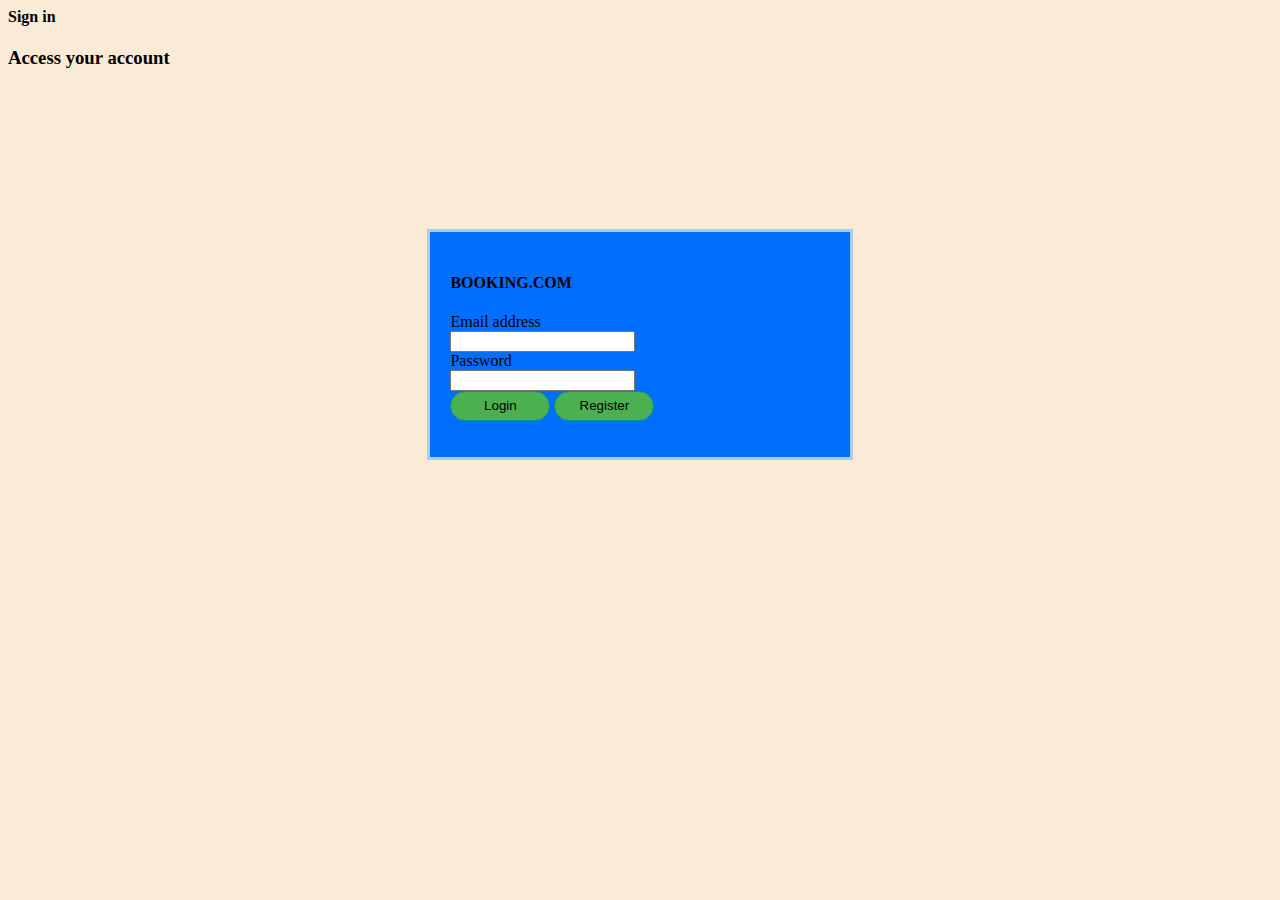
<file: Day14/index.html>
<html>
    <head>
      <title>Login</title>
      <style>
        .login{
          background-color: rgb(0, 110, 255);
          margin-top: 10em;
          margin-bottom: auto;
          margin-left: auto;
          margin-right: auto;
          width: 30%;
          border: 3px solid rgb(172, 204, 224);
          padding: 20px
        }
        body{
          background-color: antiquewhite;
        }
        input[type="submit"]{
          width: 100px;
          height: 30px;
          border: 1px solid #009688;
          background: #4CAF50;
          border-radius: 15px;
        }
      </style>
      
        
    </head>
    <body>
          <h4>Sign in</h4>
          <h3>Access your account</h3>
          <div class="login">
            <h4>BOOKING.COM</h4>
          <form>
            Email address
            <br>
            <input type="text" name="Email_address"/>
            <br>
            Password
            <br>
            <input type="password" name="password"/>
            <br>
            <input type="submit" value="Login"/>
            <input type="submit" value="Register"/>
          </form>
    </body>


</html>
</file>
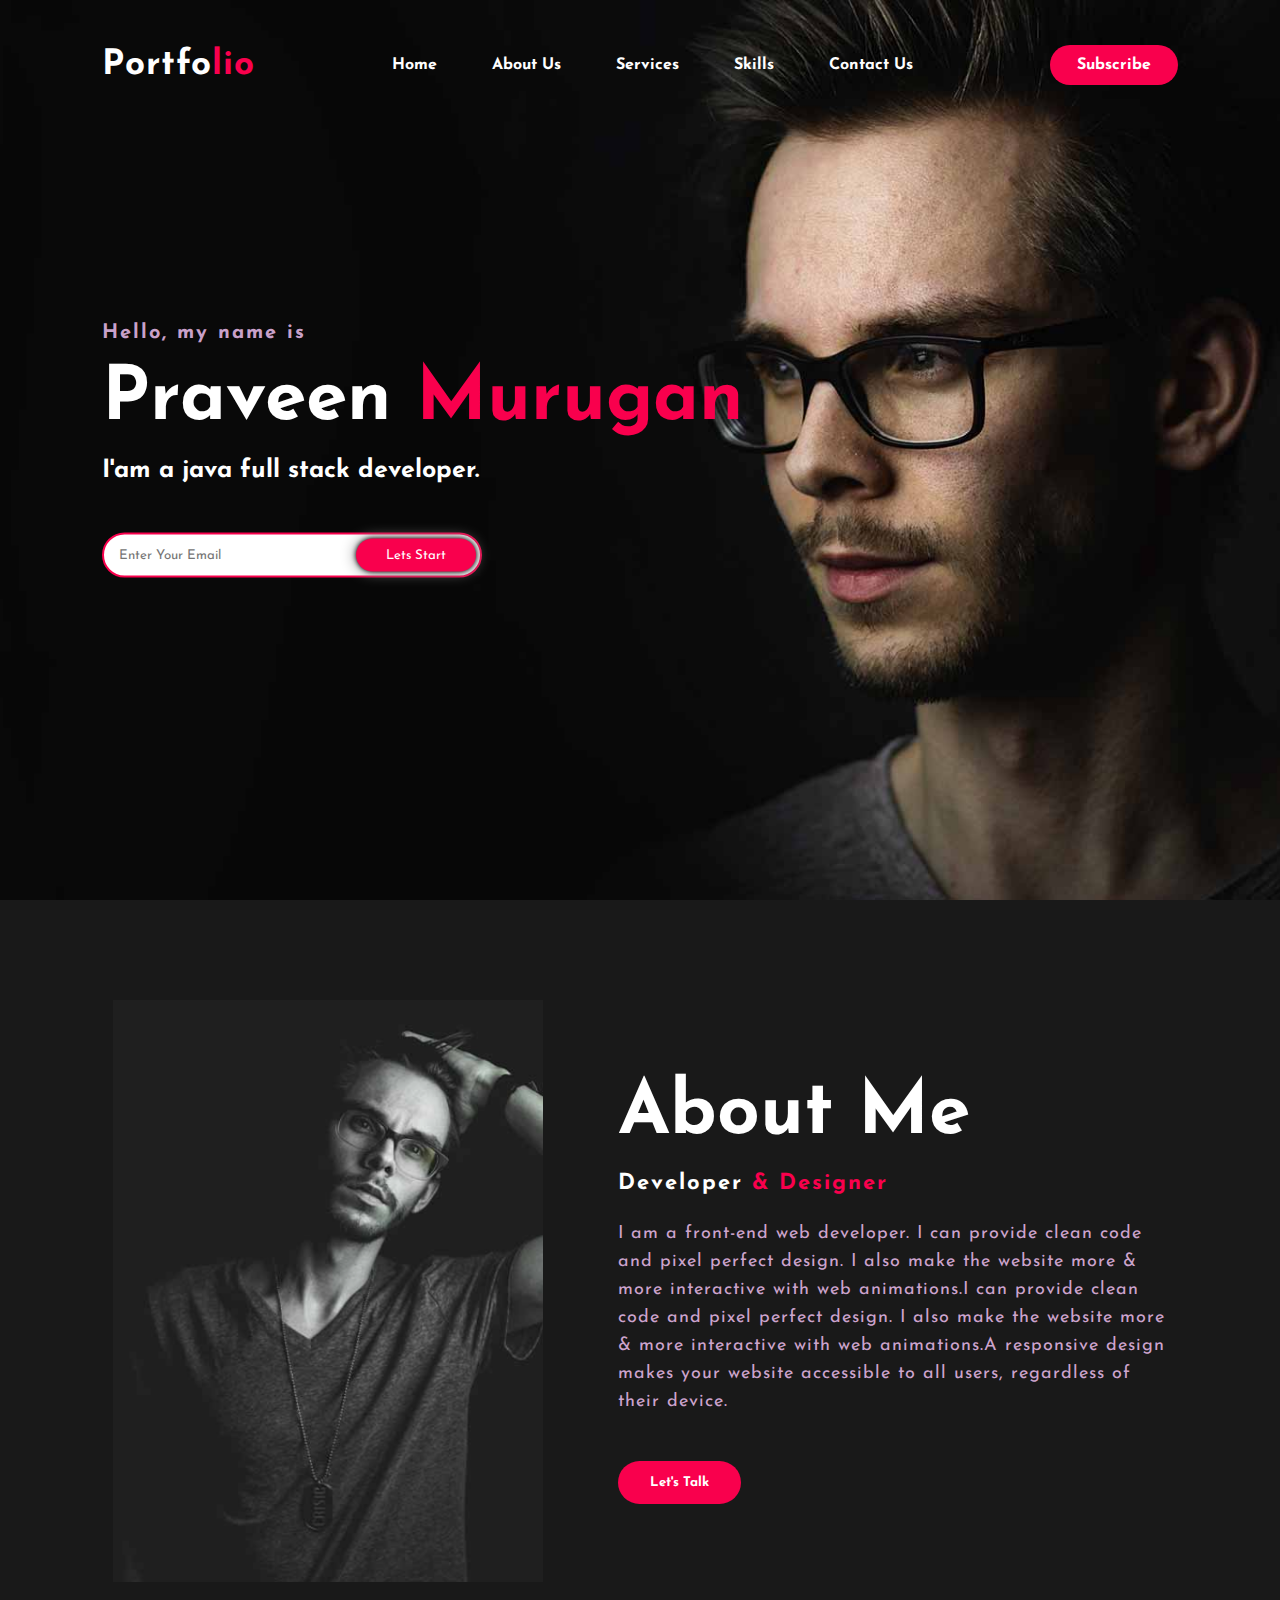
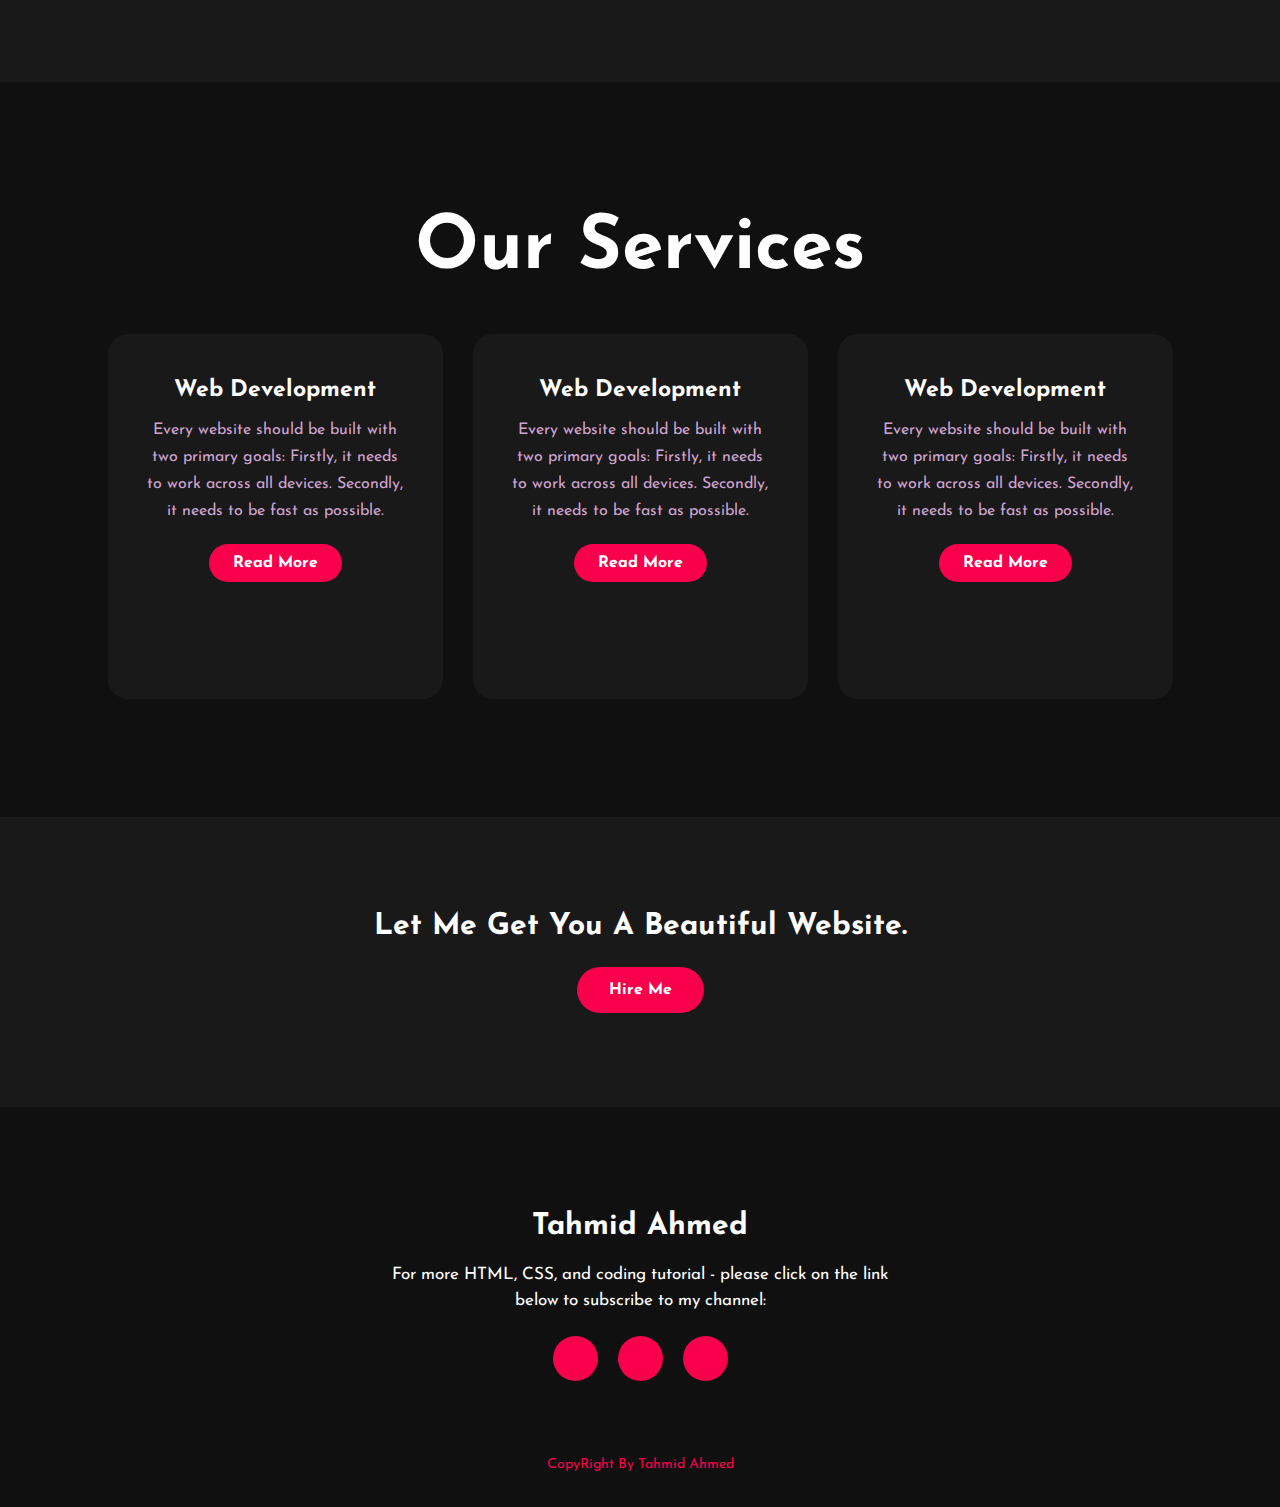
<file: Day15/index.html>
<!DOCTYPE html>
<html>
<head>
	<title>Portfolio website</title>
	<link rel="stylesheet" type="text/css" href="css/style.css">

	<link rel="preconnect" href="https://fonts.gstatic.com">
  <link href="https://fonts.googleapis.com/css2?family=Josefin+Sans:ital,wght@0,100;0,200;0,300;0,400;0,500;0,600;0,700;1,100;1,200;1,300;1,400;1,500;1,600;1,700&display=swap" rel="stylesheet">

  <link rel="stylesheet" href="https://cdnjs.cloudflare.com/ajax/libs/font-awesome/5.15.3/css/all.min.css" integrity="sha512-iBBXm8fW90+nuLcSKlbmrPcLa0OT92xO1BIsZ+ywDWZCvqsWgccV3gFoRBv0z+8dLJgyAHIhR35VZc2oM/gI1w==" crossorigin="anonymous" referrerpolicy="no-referrer" />

</head>
<body>
	<!----hero Section start---->

	<div class="hero">
		<nav>
			<h2 class="logo">Portfo<span>lio</span></h2>
			<ul>
				<li><a href="#">Home</a></li>
				<li><a href="#">About Us</a></li>
				<li><a href="#">Services</a></li>
				<li><a href="#">Skills</a></li>
				<li><a href="#">Contact Us</a></li>
			</ul>
			<a href="#" class="btn">Subscribe</a>
		</nav>

		<div class="content">
			<h4>Hello, my name is</h4>
			<h1>Praveen <span>Murugan</span></h1>
			<h3>I'am a java full stack developer.</h3>
			<div class="newslatter">
				<form>
					<input type="email" name="email" id="mail" placeholder="Enter Your Email">
					<input type="submit" name="submit" value="Lets Start">
				</form>
			</div>
		</div>
	</div>

	<!----About section start---->
	<section class="about">
		<div class="main">
			<img src="img/main-img.png">
			<div class="about-text">
				<h2>About Me</h2>
				<h5>Developer <span>& Designer</span></h5>
				<p>I am a front-end web developer. I can provide clean code and pixel perfect design. I also make the website more & more interactive with web animations.I can provide clean code and pixel perfect design. I also make the website more & more interactive with web animations.A responsive design makes your website accessible to all users, regardless of their device.</p>
				<button type="button">Let's Talk</button>
			</div>
		</div>
	</section>

	<!-----service section start----------->
	<div class="service">
		<div class="title">
			<h2>Our Services</h2>
		</div>

		<div class="box">
			<div class="card">
				<i class="fas fa-bars"></i>
				<h5>Web Development</h5>
				<div class="pra">
					<p>Every website should be built with two primary goals: Firstly, it needs to work across all devices. Secondly, it needs to be fast as possible.</p>

					<p style="text-align: center;">
						<a class="button" href="#">Read More</a>
					</p>
				</div>
			</div>

			<div class="card">
				<i class="far fa-user"></i>
				<h5>Web Development</h5>
				<div class="pra">
					<p>Every website should be built with two primary goals: Firstly, it needs to work across all devices. Secondly, it needs to be fast as possible.</p>

					<p style="text-align: center;">
						<a class="button" href="#">Read More</a>
					</p>
				</div>
			</div>

			<div class="card">
				<i class="far fa-bell"></i>
				<h5>Web Development</h5>
				<div class="pra">
					<p>Every website should be built with two primary goals: Firstly, it needs to work across all devices. Secondly, it needs to be fast as possible.</p>

					<p style="text-align: center;">
						<a class="button" href="#">Read More</a>
					</p>
				</div>
			</div>
		</div>
	</div>

	<!------Contact Me------>
	<div class="contact-me">
		<p>Let Me Get You A Beautiful Website.</p>
		<a class="button-two" href="#">Hire Me</a>
	</div>

	<!------footer start--------->
	<footer>
		<p>Tahmid Ahmed</p>
		<p>For more HTML, CSS, and coding tutorial - please click on the link below to subscribe to my channel:</p>
		<div class="social">
			<a href="#"><i class="fab fa-facebook-f"></i></a>
			<a href="#"><i class="fab fa-instagram"></i></a>
			<a href="#"><i class="fab fa-dribbble"></i></a>
		</div>
		<p class="end">CopyRight By Tahmid Ahmed</p>
	</footer>
</body>
</html>
</file>
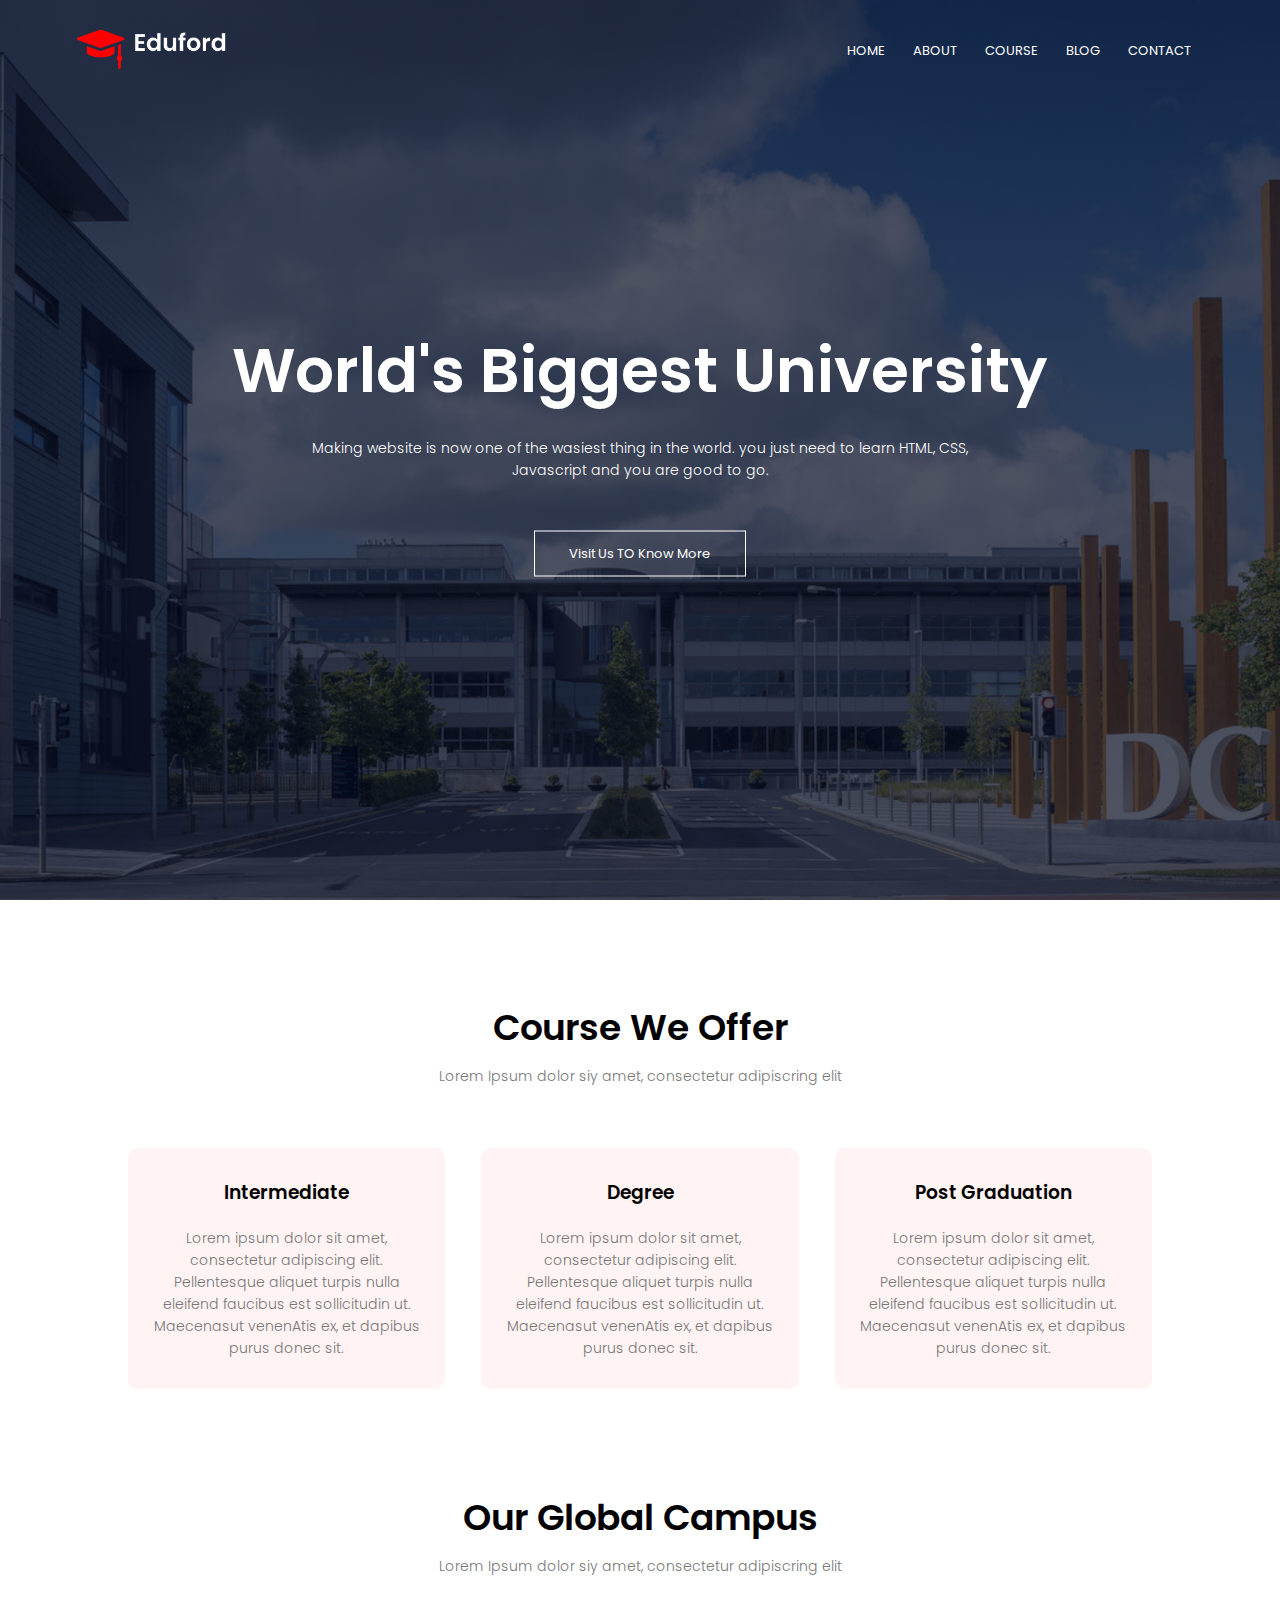
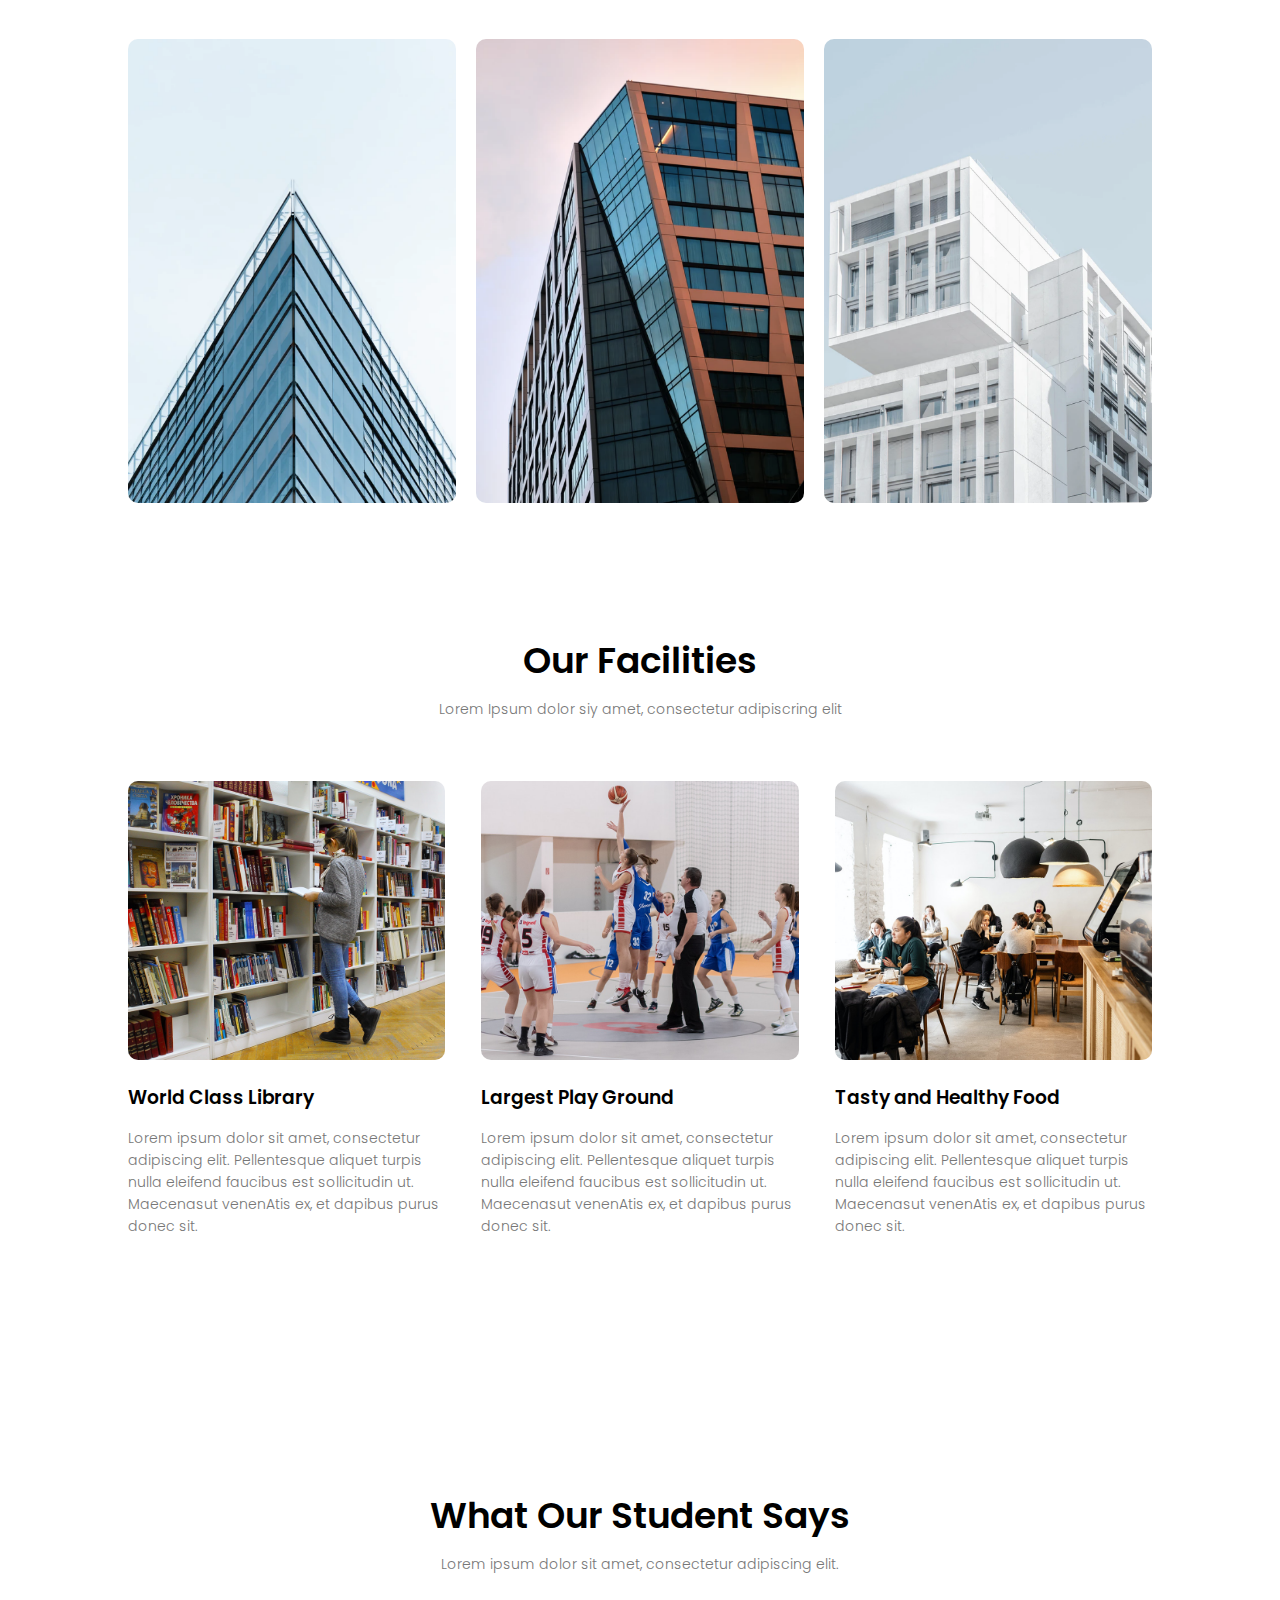
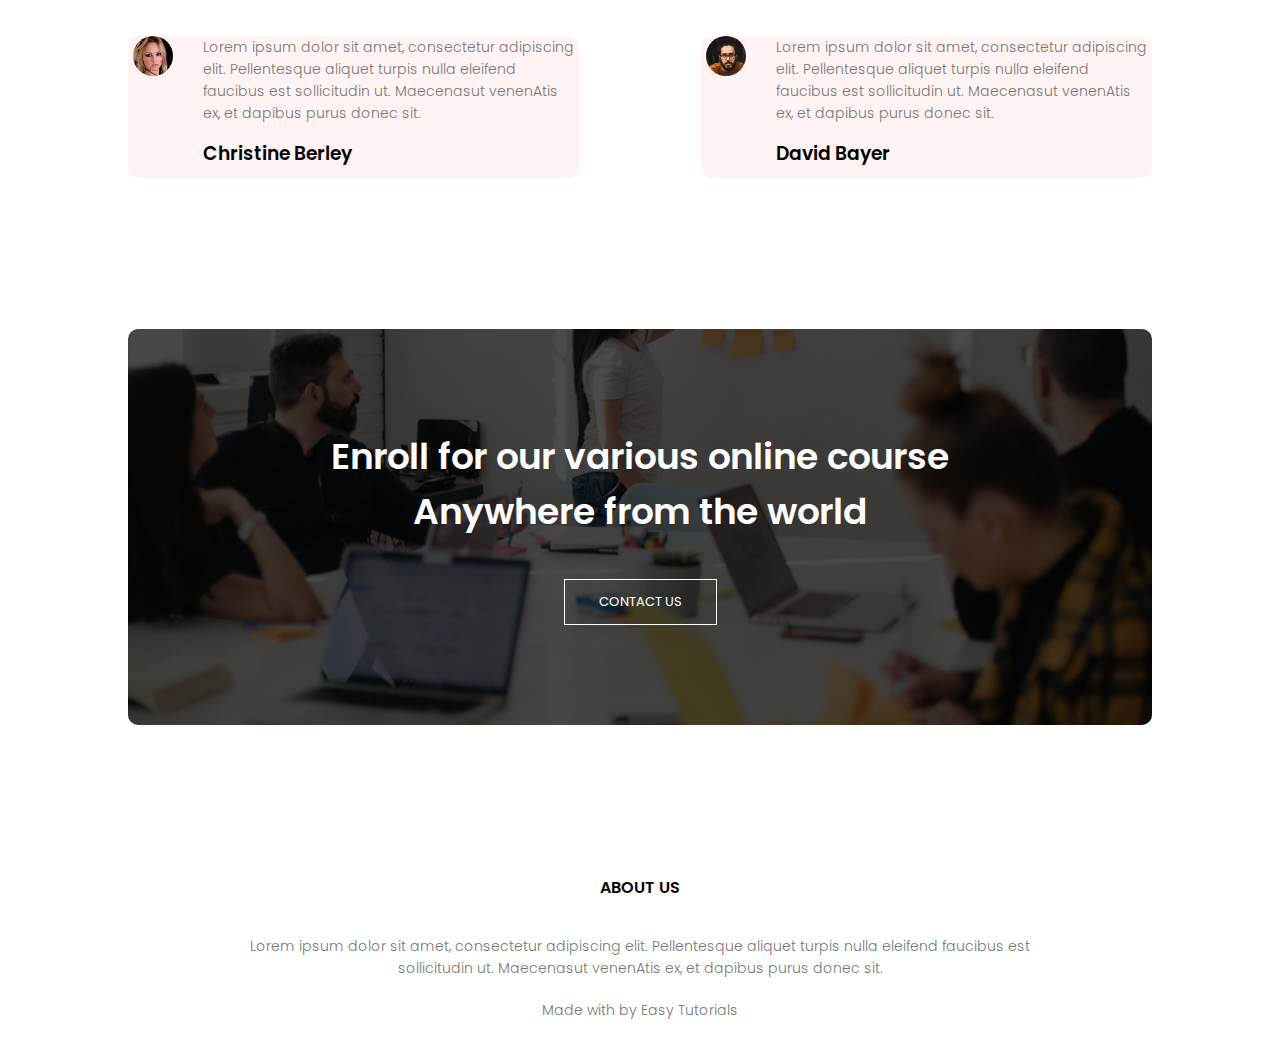
<file: Day14/html css/index.html>
<!DOCTYPE html>
<html>

<head>
  <meta name="viewport" content="with=device-width, initial-scale=1.0" />
  <title>University Website Design - Easy tutorials</title>
  <link rel="stylesheet" href="styles.css">
  <link rel="preconnect" href="https://fonts.googleapis.com">
  <link rel="preconnect" href="https://fonts.gstatic.com" crossorigin>
  <link href="https://fonts.googleapis.com/css2?family=Poppins:wght@100;200;300;400;600;700&display=swap"rel="stylesheet">
  <link rel="stylesheet"href="https://cdnjs.cloudflare.com/ajax/libs/font-awesome/6.1.0/css/all.min.css"integrity="sha512-10/jx2EXwxxWqCLX/hHth/vu2KY3jCF70dCQB8TSgNjbCVAC/8vai53GfMDrO2Emgwccf2pJqxct9ehpzG+MTw=="crossorigin="anonymous"referrerpolicy="no-referrer"

/>
</head>

<body>
  <section class="header">
    <nav>
      <a href="index.html"><img src="image/logo.png"></a>
      <div class="nav-link" id="navLink">
        <i class="fa fa-times" onclick="hideMenu()"></i>
        <ul>
          <li><a href="">HOME</a></li>
          <li><a href="">ABOUT</a></li>
          <li><a href="">COURSE</a></li>
          <li><a href="">BLOG</a></li>
          <li><a href="">CONTACT</a></li>
        </ul>
      </div>
      <i class="fa fa-bars" onclick="showMenu()"></i>
    </nav>
    <div class="text-box">
      <h1>World's Biggest University</h1>
      <p>Making website is now one of the wasiest thing in the world.
        you just need to learn HTML, CSS, <br>Javascript and you are good to go.</p>
      <a href="" class="hero-btn">Visit Us TO Know More</a>
    </div>

  </section>
  <!------Course------>
  <section class="course">
    <h1>Course We Offer</h1>
    <p>Lorem Ipsum dolor siy amet, consectetur adipiscring elit</p>
    <div class="row">
      <div class="course-col">
        <h3>Intermediate</h3>
        <p>Lorem ipsum dolor sit amet, consectetur adipiscing elit.
          Pellentesque aliquet turpis nulla eleifend faucibus est sollicitudin ut.
          Maecenasut venenAtis ex, et dapibus purus donec sit.
        </p>
      </div>
      <div class="course-col">
        <h3>Degree</h3>
        <p>Lorem ipsum dolor sit amet, consectetur adipiscing elit.
          Pellentesque aliquet turpis nulla eleifend faucibus est sollicitudin ut.
          Maecenasut venenAtis ex, et dapibus purus donec sit.
        </p>
      </div>
      <div class="course-col">
        <h3>Post Graduation</h3>
        <p>Lorem ipsum dolor sit amet, consectetur adipiscing elit.
          Pellentesque aliquet turpis nulla eleifend faucibus est sollicitudin ut.
          Maecenasut venenAtis ex, et dapibus purus donec sit.
        </p>
      </div>

    </div>

  </section>

  <!-----------Campus---------->
  <section class="Campus">
    <h1>Our Global Campus</h1>
    <p>Lorem Ipsum dolor siy amet, consectetur adipiscring elit</p>
    <div class="row">
      <div class="campus-col">
        <img src="image/london.png">
        <div class="layer">
          <h3>LONDON</h3>
        </div>
      </div>
      <div class="campus-col">
        <img src="image/newyork.png">
        <div class="layer">
          <h3>NEW YORK</h3>
        </div>
      </div>
      <div class="campus-col">
        <img src="image/washington.png">
        <div class="layer">
          <h3>WASHINGTON</h3>
        </div>
      </div>
    </div>
  </section>

  <!----Facilities---->
  <section class="facilities">
    <h1>Our Facilities</h1>
    <p>Lorem Ipsum dolor siy amet, consectetur adipiscring elit</p>
    <div class="row">
      <div class="facilities-col">
        <img src="image/library.png">
        <h3>World Class Library</h3>
        <p>Lorem ipsum dolor sit amet, consectetur adipiscing elit.
          Pellentesque aliquet turpis nulla eleifend faucibus est sollicitudin ut.
          Maecenasut venenAtis ex, et dapibus purus donec sit.
      </div>
      <div class="facilities-col">
        <img src="image/basketball.png">
        <h3>Largest Play Ground</h3>
        <p>Lorem ipsum dolor sit amet, consectetur adipiscing elit.
          Pellentesque aliquet turpis nulla eleifend faucibus est sollicitudin ut.
          Maecenasut venenAtis ex, et dapibus purus donec sit.
      </div>
      <div class="facilities-col">
        <img src="image/cafeteria.png">
        <h3>Tasty and Healthy Food</h3>
        <p>Lorem ipsum dolor sit amet, consectetur adipiscing elit.
          Pellentesque aliquet turpis nulla eleifend faucibus est sollicitudin ut.
          Maecenasut venenAtis ex, et dapibus purus donec sit.</p>
      </div>
    </div>
  </section>



  <!----testimonials---->
  <section class="testimonials">
    <h1>What Our Student Says</h1>
    <p>Lorem ipsum dolor sit amet, consectetur adipiscing elit.</p>
    <div class="row">
      <div class="testimonial-col">
        <img src="image/user1.jpg">
        <div>
          <p>Lorem ipsum dolor sit amet, consectetur adipiscing elit.
            Pellentesque aliquet turpis nulla eleifend faucibus est sollicitudin ut.
            Maecenasut venenAtis ex, et dapibus purus donec sit.</p>
          <h3>Christine Berley</h3>
          <i class="fa fa-star"></i>
          <i class="fa fa-star"></i>
          <i class="fa fa-star"></i>
          <i class="fa fa-star"></i>
          <i class="fa fa-star-o"></i>
        </div>
      </div>
      <div class="testimonial-col">
        <img src="image/user2.jpg">
        <div>
          <p>Lorem ipsum dolor sit amet, consectetur adipiscing elit.
            Pellentesque aliquet turpis nulla eleifend faucibus est sollicitudin ut.
            Maecenasut venenAtis ex, et dapibus purus donec sit.</p>
          <h3>David Bayer</h3>
          <i class="fa fa-star"></i>
          <i class="fa fa-star"></i>
          <i class="fa fa-star"></i>
          <i class="fa fa-star"></i>
          <i class="fa fa-star-half-o"></i>
        </div>
      </div>
    </div>
  </section>


  <!--------call to action------->
  <section class="cta">
    <h1>Enroll for our various online course <br>Anywhere
       from the world</h1>
    <a href=""class="hero-btn">CONTACT US</a>
  </section>

   <!--------footer------->
   <section class="footer">
      <h4>ABOUT US</h4>
      <p>Lorem ipsum dolor sit amet, consectetur adipiscing elit.
        Pellentesque aliquet turpis nulla eleifend faucibus est<br> sollicitudin ut.
        Maecenasut venenAtis ex, et dapibus purus donec sit.</p>
        <div class="icon">
          <i class="fa-brands fa-facebook"></i>
          <i class="fa-brands fa-instagram"></i>
          <i class="fa-brands fa-twitter"></i>
          <i class="fa-brands fa-linkedin"></i>
        </div>
        <p>Made with<i class="fa fa-heart-o"></i> by Easy Tutorials</p>
   </section>









  <!----------JavaScript for Toggle Menu------>
  <script>
    var navLink = document.getElementById("navLink");
    function showMenu() {
      navLink.style.right = "0";
    }
    function hideMenu() {
      navLink.style.right = "-200px";
    }
  </script>

</body>

</html>
</file>
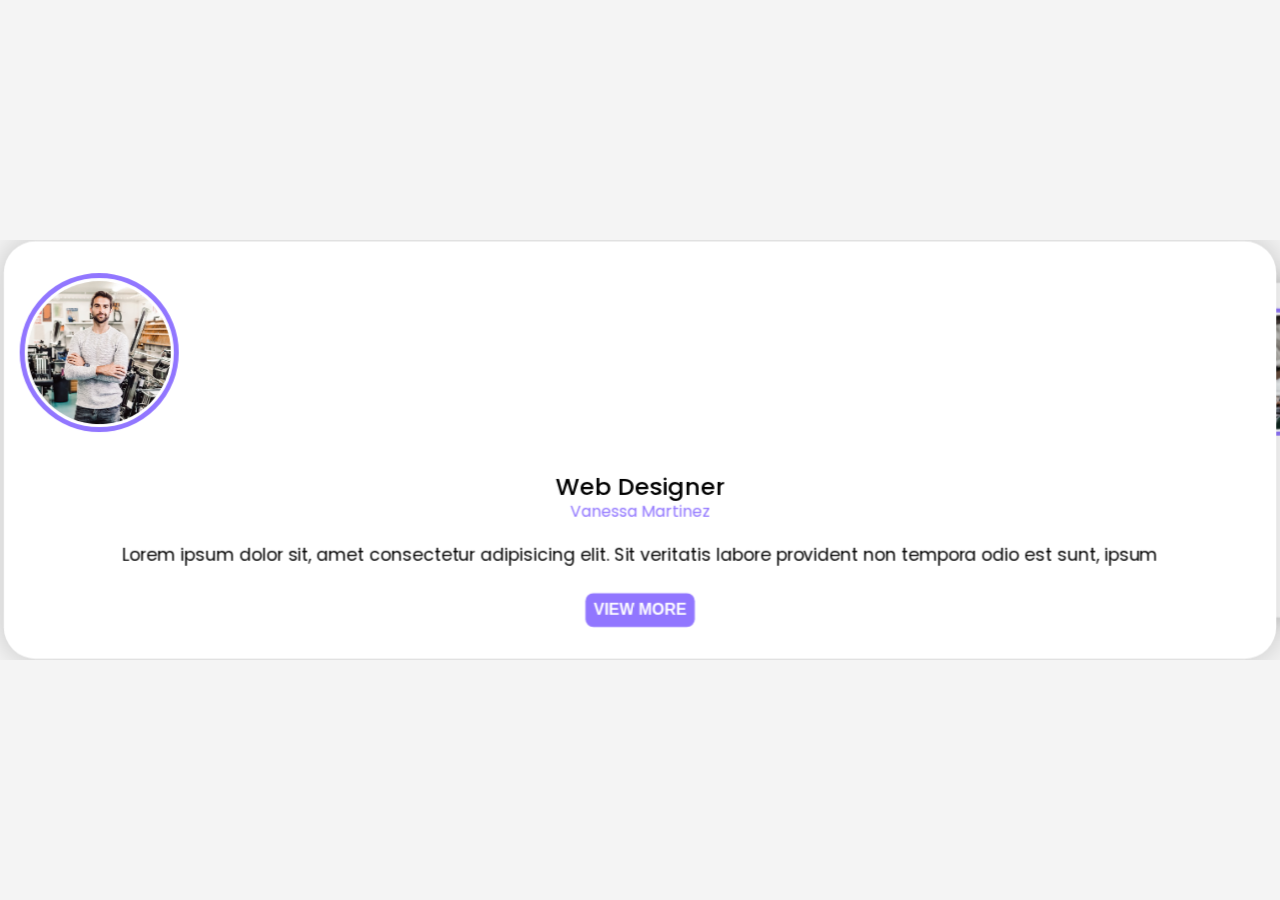
<file: Day18/card slide/index.html>
<!DOCTYPE html>
<html>

<head>
    <link rel="stylesheet" href="style.css">
    <link rel="stylesheet" href="https://cdn.jsdelivr.net/npm/swiper/swiper-bundle.min.css"/>

</head>

<body>
    <section class="swiper mySwiper">

        <div class="swiper-wrapper">
    
          <div class="card swiper-slide">
            <div class="card__image">
              <img src="image/image1.jpg" alt="card image">
            </div>
    
            <div class="card__content">
              <span class="card__title">Web Designer</span>
              <span class="card__name">Vanessa Martinez</span>
              <p class="card__text">Lorem ipsum dolor sit, amet consectetur adipisicing elit. Sit veritatis labore provident non tempora odio est sunt, ipsum</p>
              <button class="card__btn">View More</button>
            </div>
          </div>
    
          <div class="card swiper-slide">
            <div class="card__image">
              <img src="image/image2.jpg" alt="card image">
            </div>
    
            <div class="card__content">
              <span class="card__title">Ui Designer</span>
              <span class="card__name">Sarah Bowen</span>
              <p class="card__text">Lorem ipsum dolor sit, amet consectetur adipisicing elit. Sit veritatis labore provident non tempora odio est sunt, ipsum</p>
              <button class="card__btn">View More</button>
            </div>
          </div>
    
          <div class="card swiper-slide">
            <div class="card__image">
              <img src="image/image3.jpg" alt="card image">
            </div>
    
            <div class="card__content">
              <span class="card__title">Web Developer</span>
              <span class="card__name">David Murphy</span>
              <p class="card__text">Lorem ipsum dolor sit, amet consectetur adipisicing elit. Sit veritatis labore provident non tempora odio est sunt, ipsum</p>
              <button class="card__btn">View More</button>
            </div>
          </div>
    
          <div class="card swiper-slide">
            <div class="card__image">
              <img src="image/image4.jpg" alt="card image">
            </div>
    
            <div class="card__content">
              <span class="card__title">Mobile Designer</span>
              <span class="card__name">Kelsey West</span>
              <p class="card__text">Lorem ipsum dolor sit, amet consectetur adipisicing elit. Sit veritatis labore provident non tempora odio est sunt, ipsum</p>
              <button class="card__btn">View More</button>
            </div>
          </div>
    
        </div>
      </section>
    <script src="https://cdn.jsdelivr.net/npm/swiper/swiper-bundle.min.js"></script>

    <!-- Initialize Swiper -->
    <script>
      var swiper = new Swiper(".mySwiper", {
        effect: "coverflow",
        grabCursor: true,
        centeredSlides: true,
        slidesPerView: "auto",
        coverflowEffect: {
          rotate: 0,
          stretch: 0,
          depth: 300,
          modifier: 1,
          slideShadows: false,
        },
        pagination: {
          el: ".swiper-pagination",
        },
      });
    </script>
</body>
</html>
</file>
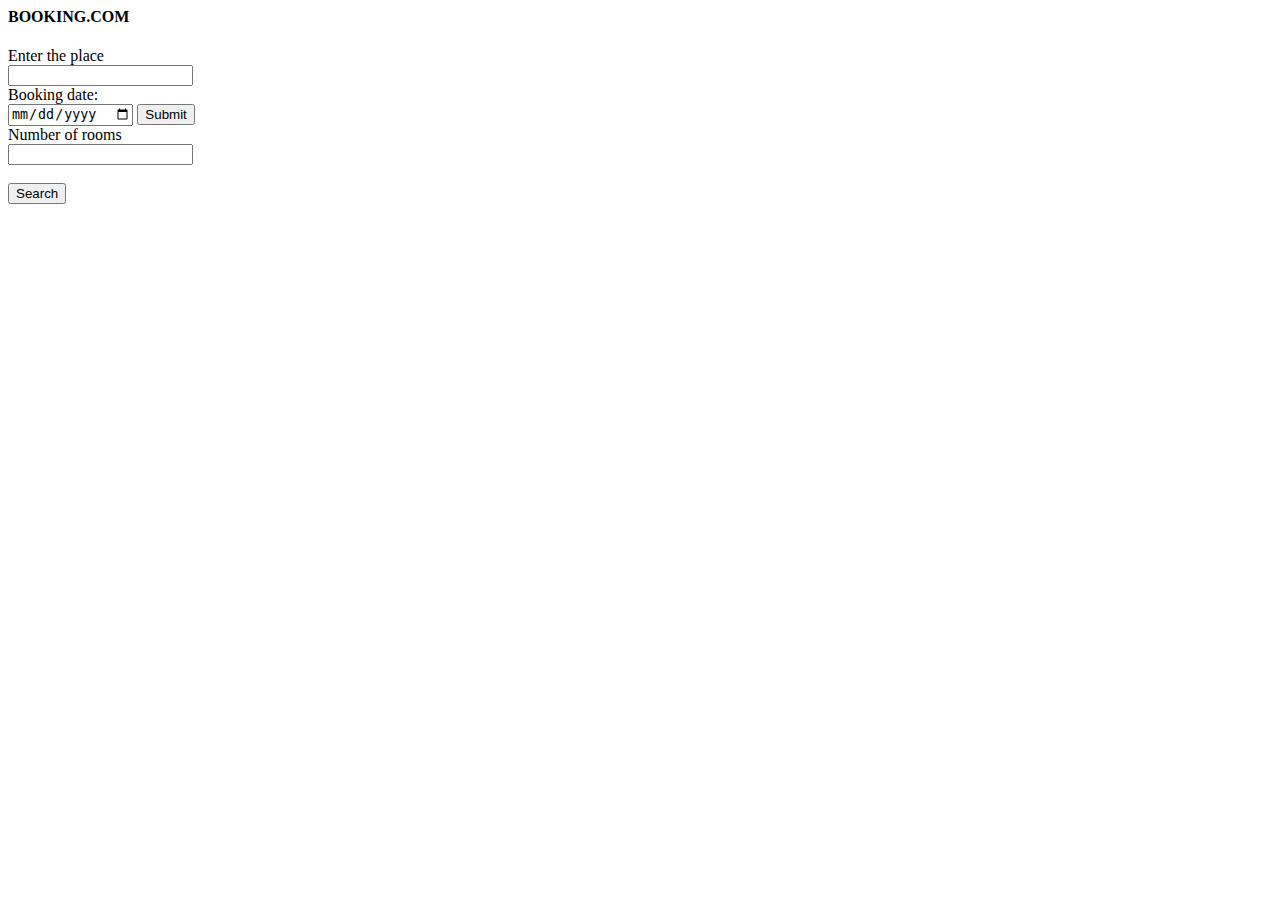
<file: Day14/Menu.html>
<html>
    <head>
        <title>menu</title>
    </head>
    <body>
        <h4>BOOKING.COM</h4>
        <form>
            Enter the place
            <br>
            <input type="text" name="Places"/>
            <br>
            <label for="Booking date">Booking date:</label>
            <br>
            <input type="date" id="booking_date" name="Booking date">
            <input type="submit">
            <br>
            Number of rooms
            <br>
            <input type="text" name="rooms"/>
            <br>
            <br>
            <input type="submit" value="Search"/>
        </form>
    </body>
</html>
</file>
<file: Day15/css/style.css>
*{
	padding: 0;
	margin: 0;
	font-family: 'Josefin Sans', sans-serif;
	box-sizing: border-box;
}
.hero{
	height: 100vh;
	width: 100%;
	background-image: url(../img/background.jpg);
	background-size: cover;
	background-position: center;
}
nav{
	display: flex;
	align-items: center;
	justify-content: space-between;
	padding-top: 45px;
	padding-left: 8%;
	padding-right: 8%;
}
.logo{
	color: white;
	font-size: 35px;
	letter-spacing: 1px;
	cursor: pointer;
}
span{
	color: #f9004d;
}
nav ul li{
	list-style-type: none;
	display: inline-block;
	padding: 10px  25px;
}
nav ul li a{
	color: white;
	text-decoration: none;
	font-weight: bold;
	text-transform: capitalize;
}
nav ul li a:hover{
	color: #f9004d;
	transition: .4s;
}
.btn{
	background-color:#f9004d;
	color: white;
	text-decoration: none;
	border: 2px solid transparent;
	font-weight: bold;
	padding: 10px 25px;
	border-radius: 30px;
	transition: transform .4s; 
}
.btn:hover{
	transform: scale(1.2);
}
.content{
	position: absolute;
	top: 50%;
	left:8%;
	transform: translateY(-50%);
}
h1{
	color: white;
	margin: 20px 0px 20px;
	font-size: 75px;
}
h3{
	color: white;
	font-size: 25px;
	margin-bottom: 50px;
}
h4{
	color: #fcfc;
	letter-spacing: 2px;
	font-size: 20px;
}
.newslatter form{
	width: 380px;
	max-width: 100%;
	position: relative;
}
.newslatter form input:first-child{
	display: inline-block;
	width: 100%;
	padding: 14px 130px 14px 15px;
	border: 2px solid #f9004d;
	outline: none;
	border-radius: 30px;
}
.newslatter form input:last-child{
	position: absolute;
	display: inline-block;
	outline: none;
	border: none;
	padding: 10px 30px;
	border-radius: 30px;
	background-color:#f9004d;
	color: white;
	box-shadow: 0px 0px 5px #000, 0px 0px 15px #858585;
	top: 6px;
	right: 6px; 
}

.about{
	width: 100%;
	padding: 100px 0px;
	background-color: #191919;
}
.about img{
	height: auto;
	width: 430px;
}
.about-text{
	width: 550px;
}
.main{
	width: 1130px;
	max-width: 95%;
	margin: 0 auto;
	display: flex;
	align-items: center;
	justify-content: space-around;
}
.about-text h2{
	color: white;
	font-size: 75px;
	text-transform: capitalize;
	margin-bottom: 20px;
}
.about-text h5{
	color: white;
	letter-spacing: 2px;
	font-size: 22px;
	margin-bottom: 25px;
	text-transform: capitalize;
}
.about-text p{
	color: #fcfc;
	letter-spacing: 1px;
	line-height: 28px;
	font-size: 18px;
	margin-bottom: 45px;
}
button{
	background-color:#f9004d;
	color: white;
	text-decoration: none;
	border: 2px solid transparent;
	font-weight: bold;
	padding: 13px 30px;
	border-radius: 30px;
	transition: .4s; 
}
button:hover{
	background-color: transparent;
	border: 2px solid #f9004d;
	cursor: pointer;
}

.service{
	background: #101010;
	width: 100%;
	padding: 100px 0px;
}
.title h2{
	color: white;
	font-size: 75px;
	width: 1130px;
	margin: 30px auto;
	text-align: center;
}
.box{
	display: flex;
	justify-content: center;
	align-items: center;
	min-height: 400px;
}
.card{
	height: 365px;
	width: 335px;
	padding: 20px 35px;
	background: #191919;
	border-radius: 20px;
	margin: 15px;
	position: relative;
	overflow: hidden;
	text-align: center;
}
.card i{
	font-size: 50px;
	display: block;
	text-align: center;
	margin: 25px 0px;
	color: #f9004d;

}
h5{
	color: white;
	font-size: 23px;
	margin-bottom: 15px;
}
.pra p{
	color: #fcfc;
	font-size: 16px;
	line-height: 27px;
	margin-bottom: 25px;
}
.card .button{
	background-color:#f9004d;
	color: white;
	text-decoration: none;
	border: 2px solid transparent;
	font-weight: bold;
	padding: 9px 22px;
	border-radius: 30px;
	transition: .4s; 
}
.card .button:hover{
	background-color: transparent;
	border: 2px solid #f9004d;
	cursor: pointer;
}
.contact-me{
	width: 100%;
	height: 290px;
	background: #191919;
	display: flex;
	align-items: center;
	flex-direction: column;
	justify-content: center;
}
.contact-me p{
	color: white;
	font-size: 30px;
	font-weight: bold;
	margin-bottom: 25px;
}
.contact-me .button-two{
	background-color:#f9004d;
	color: white;
	text-decoration: none;
	border: 2px solid transparent;
	font-weight: bold;
	padding: 13px 30px;
	border-radius: 30px;
	transition: .4s; 
}
.contact-me .button-two:hover{
	background-color: transparent;
	border: 2px solid #f9004d;
	cursor: pointer;
}
footer{
	position: relative;
	width: 100%;
	height: 400px;
	background: #101010;
	display: flex;
	flex-direction: column;
	align-items: center;
	justify-content: center;
}
footer p:nth-child(1){
	font-size: 30px;
	color: white;
	margin-bottom: 20px;
	font-weight: bold;
}
footer p:nth-child(2){
	color: white;
	font-size: 17px;
	width: 500px;
	text-align: center;
	line-height: 26px;
}
.social{
	display: flex;
}
.social a{
	width: 45px;
	height: 45px;
	display: flex;
	align-items: center;
	justify-content: center;
	background:  #f9004d;
	border-radius: 50%;
	margin: 22px 10px;
	color: white;
	text-decoration: none;
	font-size: 20px;
}
.social a:hover{
	transform: scale(1.3);
	transition: .3s;
}
.end{
	position: absolute;
	color:#f9004d;
	bottom: 35px;
	font-size: 14px; 
}
</file>
<file: Day14/html css/styles.css>
* {
    margin: 0;
    padding: 0;
    font-family: 'Poppins', sans-serif;
}


.header {
    min-height: 100vh;
    width: 100%;
    background-image: linear-gradient(rgba(4, 9, 30, 0.7), rgba(4, 9, 30, 0.7)), url(image/banner.png);
    background-position: center;
    background-size: cover;
    position: relative;
}

nav {
    display: flex;
    padding: 2% 6%;
    justify-content: space-between;
    align-items: center;
}

nav img {
    width: 150px;
}

.nav-link {
    flex: 1;
    text-align: right;
}

.nav-link ul li {
    list-style: none;
    display: inline-block;
    padding: 8px 12px;
    position: relative;
}

.nav-link ul li a {
    color: #fff;
    text-decoration: none;
    font-size: 13px;
}

.nav-link ul li::after {
    content: '';
    width: 0%;
    height: 2px;
    background: #f44336;
    display: block;
    margin: auto;
    transition: 0.5s;
}

.nav-link ul li:hover::after {
    width: 100%;

}

.text-box {
    width: 90%;
    color: #fff;
    position: absolute;
    top: 50%;
    left: 50%;
    transform: translate(-50%, -50%);
    text-align: center;
}

.text-box h1 {
    font-size: 62px;
}

.text-box p {
    margin: 10px 0 40px;
    font-size: 14px;
    color: #fff;
}

.hero-btn {
    display: inline-block;
    text-decoration: none;
    color: #fff;
    border: 1px solid#fff;
    padding: 12px 34px;
    font-size: 13px;
    background: transparent;
    position: relative;
    cursor: pointer;
}

.hero-btn:hover {
    border: 1px solid#f44336;
    background: #f44336;
    transition: 1s;
}

nav.fa {
    display: none;
}

@media(max-width:700px) {
    .text-box h1 {
        font-size: 20px;
    }

    .nav-link ul li a {
        display: block;
    }

    .nav-link {
        position: absolute;
        background: #f44336;
        height: 100vh;
        width: 200px;
        top: 0;
        right: -200px;
        ;
        text-align: left;
        z-index: 2;
        transition: 1s;
    }

    .nav.fa {
        display: block;
        color: #fff;
        margin: 10px;
        font-size: 22px;
        cursor: pointer;
    }

    .nav-link ul {
        padding: 30px;
    }
}

/*------course-------*/
.course {
    width: 80%;
    margin: auto;
    text-align: center;
    padding-top: 100px;
}

h1 {
    font-size: 36px;
    font-weight: 600;
}

p {
    color: #777;
    font-size: 14px;
    font-weight: 300;
    line-height: 22px;
    padding: 10px;
}

.row {
    margin-top: 5%;
    display: flex;
    justify-content: space-between;
}

.course-col {
    flex-basis: 31%;
    background: #fff3f3;
    border-radius: 10px;
    margin-bottom: 5%;
    padding: 20px 12px;
    box-sizing: border-box;
}

h3 {
    text-align: center;
    font-weight: 600;
    margin: 10px 0;
}

.course-col:hover {
    box-shadow: 0 0 20px 0px rgba(0, 0, 0, 0.2);
}

@media(max-width:700px) {
    .row {
        flex-direction: column;
    }
}


/*--------Campus-------*/
.Campus {
    width: 80%;
    margin: auto;
    text-align: center;
    padding-top: 50px;
}

.campus-col {
    flex-basis: 32%;
    border-radius: 10px;
    margin-bottom: 30px;
    position: relative;
    overflow: hidden;
}

.campus-col img {
    width: 100%;
    display: block;
}

.layer {
    background: transparent;
    height: 100%;
    width: 100%;
    position: absolute;
    top: 0;
    left: 0;
    transition: 0.5s;
}

.layer:hover {
    background: rgba(226, 0, 0, 0.7);
}

.layer h3 {
    width: 100%;
    font-weight: 500;
    color: #fff;
    font-size: 26px;
    bottom: 0;
    left: 50%;
    transform: translateX(-50%);
    position: absolute;
    opacity: 0;
    transition: 0.5s;
}

.layer:hover h3 {
    bottom: 49%;
    opacity: 1;
}





/*-------facilities--------*/
.facilities {
    width: 80%;
    margin: auto;
    text-align: center;
    padding: 100px;
}

.facilities-col {
    flex-basis: 31%;
    border-radius: 10px;
    margin-bottom: 5%;
    text-align: left;
}

.facilities-col img {
    width: 100%;
    border-radius: 10px;
}

.facilities-col p {
    padding: 0;
}

.facilities-col h3 {
    margin-top: 16px;
    margin-bottom: 15px;
    text-align: left;
}

/*------testimonials--------*/

.testimonials {
    width: 80%;
    margin: auto;
    padding-top: 100px;
    text-align: center;
}

.testimonial-col {
    flex-basis: 44%;
    border-radius: 10px;
    margin-bottom: 5%;
    text-align: left;
    background: #fff3f3;
    padding: 25pxk;
    cursor: pointer;
    display: flex;
}

.testimonial-col img {
    height: 40px;
    margin-left: 5px;
    margin-right: 30px;
    border-radius: 50%;
}
.testimonial-col p{
    padding: 0;
}
.testimonial-col h3{
    margin-top: 15px;
    text-align: left;
}
.testimonial-col .fa{
color: f44336;    
}
@media(max-width:700px){
    testimonial-col img{
        margin-left: 0px;
        margin-right: 15px;
        
    }
}


/*---------call to action---------*/
.cta{
    margin: 100px auto;
    width: 80%;
    background-image: linear-gradient(rgba(0,0,0,0.7),rgba(0,0,0,0.7)),url(image/banner2.jpg);
    background-position: center;
    background-size: cover;
    border-radius: 10px;
    text-align: center;
    padding: 100px 0;
}
.cta h1{
    color: #fff;
    margin-bottom: 40px;
    padding: 0;
}
@media(max-width:700px){
    .cta h1{
        font-size: 24px;
    }
}

/*---------footer--------*/
.footer{
    width: 100%;
    text-align: center;
    padding: 30px 0;
}
.footer h4{
    margin-bottom: 25px;
    margin-top: 20px;
    font-weight: 600;
}
.icon.fa{
    color: #f44336;
    margin: 0;
    cursor: pointer;
    padding: 18px 0;
}
.fa-heart-o{
    color: #f44336;
}
</file>
<file: Day18/card slide/style.css>
/* ------------ GOOGLE FONTS ------------ */
@import url('https://fonts.googleapis.com/css2?family=Poppins:wght@400;500;600&display=swap');

/* ------------ VARIABLES ------------ */
:root{
  /* FONT */
  --font: 'Poppins', sans-serif;

  /* COLORS */
  --color: #9176FF;
  --bg-color: #f4f4f4;
}

/* ------------ BASE ------------ */
*{
  margin: 0;
  padding: 0;
  box-sizing: border-box;
}

body{
  font-family: var(--font);
  display: flex;
  justify-content: center;
  align-items: center;
  height: 100vh;

  background-color: var(--bg-color);
}

/* ----------- SLIDER ------------ */
.swiper{
  width: 100%;
}

.swiper-wrapper{
  width: 100%;
  height: 35em;
  display: flex;
  align-items: center;
}

.card{
  width: 20em;
  height: 90%;
  background-color: #fff;
  border-radius: 2em;
  box-shadow: 0 0 2em rgba(0, 0, 0, .2);
  padding: 2em 1em;

  display: flex;
  align-items: center;
  flex-direction: column;

  margin: 0 2em;
}

.swiper-slide:not(.swiper-slide-active){
  filter: blur(1px);
}

.card__image{
  width: 10em;
  height: 10em;
  border-radius: 50%;
  border: 5px solid var(--color);
  padding: 3px;
  margin-bottom: 2em;
}

.card__image img{
  width: 100%;
  height: 100%;
  border-radius: 50%;
  object-fit: cover;
}

.card__content{
  display: flex;
  align-items: center;
  flex-direction: column;
}

.card__title{
  font-size: 1.5rem;
  font-weight: 500;
  position: relative;
  top: .2em;
}

.card__name{
  color: var(--color);
}

.card__text{
  text-align: center;
  font-size: 1.1rem;
  margin: 1em 0;
}

.card__btn{
  background-color: var(--color);
  color: #fff;
  font-size: 1rem;
  text-transform: uppercase;
  font-weight: 600;
  border: none;
  padding: .5em;
  border-radius: .5em;
  margin-top: .5em;
  cursor: pointer;
}
</file>
